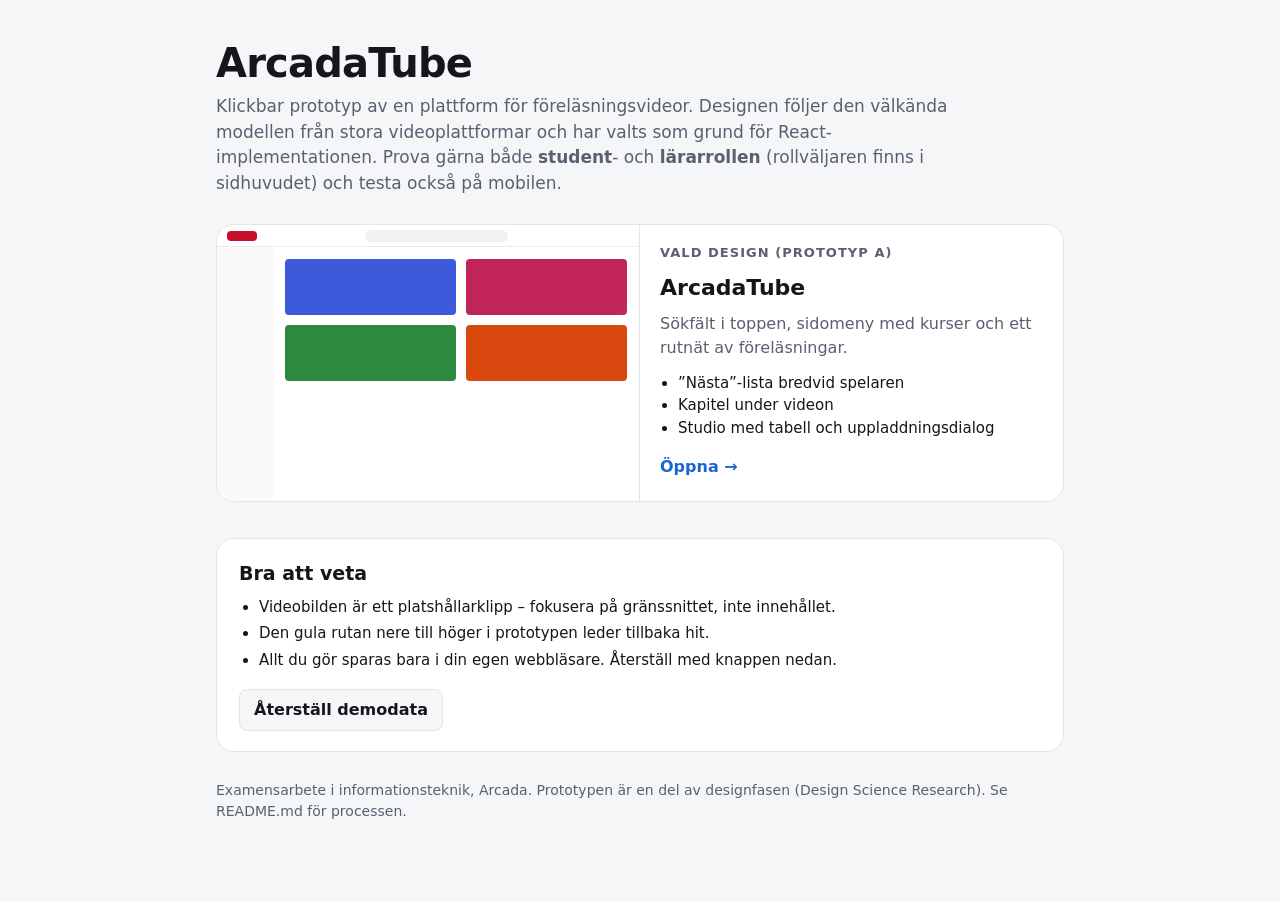
<file: ExamensArbete/index.html>
<!doctype html>
<html lang="sv">
<head>
  <meta charset="utf-8">
  <meta name="viewport" content="width=device-width, initial-scale=1">
  <title>ArcadaTube – Prototyp</title>
  <link rel="stylesheet" href="prototyper/shared/base.css">
  <style>
    :root {
      --bg: #f5f6f8; --surface: #fff; --text: #14161b; --muted: #5a6070; --line: #e2e5ea; --focus: #1c64d6;
      font-family: system-ui, -apple-system, "Segoe UI", Roboto, sans-serif; color: var(--text);
    }
    body { background: var(--bg); line-height: 1.5; }
    .wrap { max-width: 880px; margin: 0 auto; padding: 40px 16px 80px; }
    h1 { font-size: clamp(28px, 4vw, 40px); letter-spacing: -.02em; margin: 0 0 8px; line-height: 1.15; }
    .lead { color: var(--muted); max-width: 70ch; margin: 0 0 28px; font-size: 17px; }
    .proto { position: relative; background: var(--surface); border: 1px solid var(--line); border-radius: 18px; overflow: hidden; display: grid; transition: box-shadow .15s, transform .15s; }
    .proto:hover { box-shadow: 0 12px 30px rgba(0,0,0,.08); transform: translateY(-2px); }
    .proto:focus-within { outline: 3px solid var(--focus); outline-offset: 2px; }
    @media (min-width: 720px) { .proto { grid-template-columns: 1fr 1fr; } }
    .shot { min-height: 170px; position: relative; overflow: hidden; background: #fff; border-bottom: 1px solid var(--line); }
    @media (min-width: 720px) { .shot { border-bottom: 0; border-right: 1px solid var(--line); } }
    .shot i { position: absolute; display: block; border-radius: 4px; }
    .body { padding: 18px 20px 22px; display: grid; gap: 8px; align-content: start; }
    .letter { font-size: 13px; font-weight: 800; letter-spacing: .08em; text-transform: uppercase; color: var(--muted); }
    h2 { margin: 0; font-size: 22px; }
    h2 a { color: inherit; text-decoration: none; }
    h2 a::after { content: ""; position: absolute; inset: 0; }
    h2 a:focus-visible { outline: none; }
    .body p { margin: 0; color: var(--muted); }
    ul { margin: 4px 0 0; padding-left: 18px; color: var(--text); font-size: 15px; }
    .go { margin-top: 8px; font-weight: 700; color: var(--focus); }
    .info { margin-top: 36px; background: var(--surface); border: 1px solid var(--line); border-radius: 18px; padding: 20px 22px; }
    .info h2 { font-size: 19px; margin-bottom: 8px; }
    .info ul { padding-left: 20px; }
    .info li { margin: 4px 0; }
    .reset { margin-top: 14px; border: 1px solid var(--line); background: var(--bg); border-radius: 8px; padding: 8px 14px; font-weight: 600; }
    footer { margin-top: 28px; color: var(--muted); font-size: 14px; }
  </style>
</head>
<body>
  <main class="wrap">
    <h1>ArcadaTube</h1>
    <p class="lead">Klickbar prototyp av en plattform för föreläsningsvideor. Designen följer den välkända modellen från stora
      videoplattformar och har valts som grund för React-implementationen. Prova gärna både <b>student</b>- och
      <b>lärarrollen</b> (rollväljaren finns i sidhuvudet) och testa också på mobilen.</p>

    <article class="proto">
      <div class="shot" aria-hidden="true">
        <i style="left:0;right:0;top:0;height:22px;background:#fff;border-bottom:1px solid #eee;border-radius:0"></i>
        <i style="left:10px;top:6px;width:30px;height:10px;background:#c8102e"></i>
        <i style="left:35%;top:5px;width:34%;height:12px;background:#f0f1f3;border-radius:99px"></i>
        <i style="left:0;top:22px;width:56px;bottom:0;background:#fafafa;border-radius:0"></i>
        <i style="left:68px;top:34px;width:calc(50% - 40px);height:56px;background:#3b5bdb"></i>
        <i style="left:calc(50% + 38px);top:34px;width:calc(50% - 50px);height:56px;background:#c2255c"></i>
        <i style="left:68px;top:100px;width:calc(50% - 40px);height:56px;background:#2b8a3e"></i>
        <i style="left:calc(50% + 38px);top:100px;width:calc(50% - 50px);height:56px;background:#d9480f"></i>
      </div>
      <div class="body">
        <span class="letter">Vald design (prototyp A)</span>
        <h2><a href="prototyper/a-klassisk/index.html">ArcadaTube</a></h2>
        <p>Sökfält i toppen, sidomeny med kurser och ett rutnät av föreläsningar.</p>
        <ul><li>”Nästa”-lista bredvid spelaren</li><li>Kapitel under videon</li><li>Studio med tabell och uppladdningsdialog</li></ul>
        <span class="go" aria-hidden="true">Öppna →</span>
      </div>
    </article>

    <section class="info" aria-labelledby="how-h">
      <h2 id="how-h">Bra att veta</h2>
      <ul>
        <li>Videobilden är ett platshållarklipp – fokusera på gränssnittet, inte innehållet.</li>
        <li>Den gula rutan nere till höger i prototypen leder tillbaka hit.</li>
        <li>Allt du gör sparas bara i din egen webbläsare. Återställ med knappen nedan.</li>
      </ul>
      <button type="button" class="reset" id="reset">Återställ demodata</button>
    </section>

    <footer>Examensarbete i informationsteknik, Arcada. Prototypen är en del av designfasen (Design Science Research). Se README.md för processen.</footer>
  </main>

  <script src="prototyper/shared/mock-data.js"></script>
  <script src="prototyper/shared/common.js"></script>
  <script>
    document.getElementById('reset').addEventListener('click', function () {
      AT.resetData();
      ['role', 'history', 'cc', 'speed', 'autoplay'].forEach(AT.store.remove);
      AT.toast('Demodata återställd');
    });
  </script>
</body>
</html>
</file>
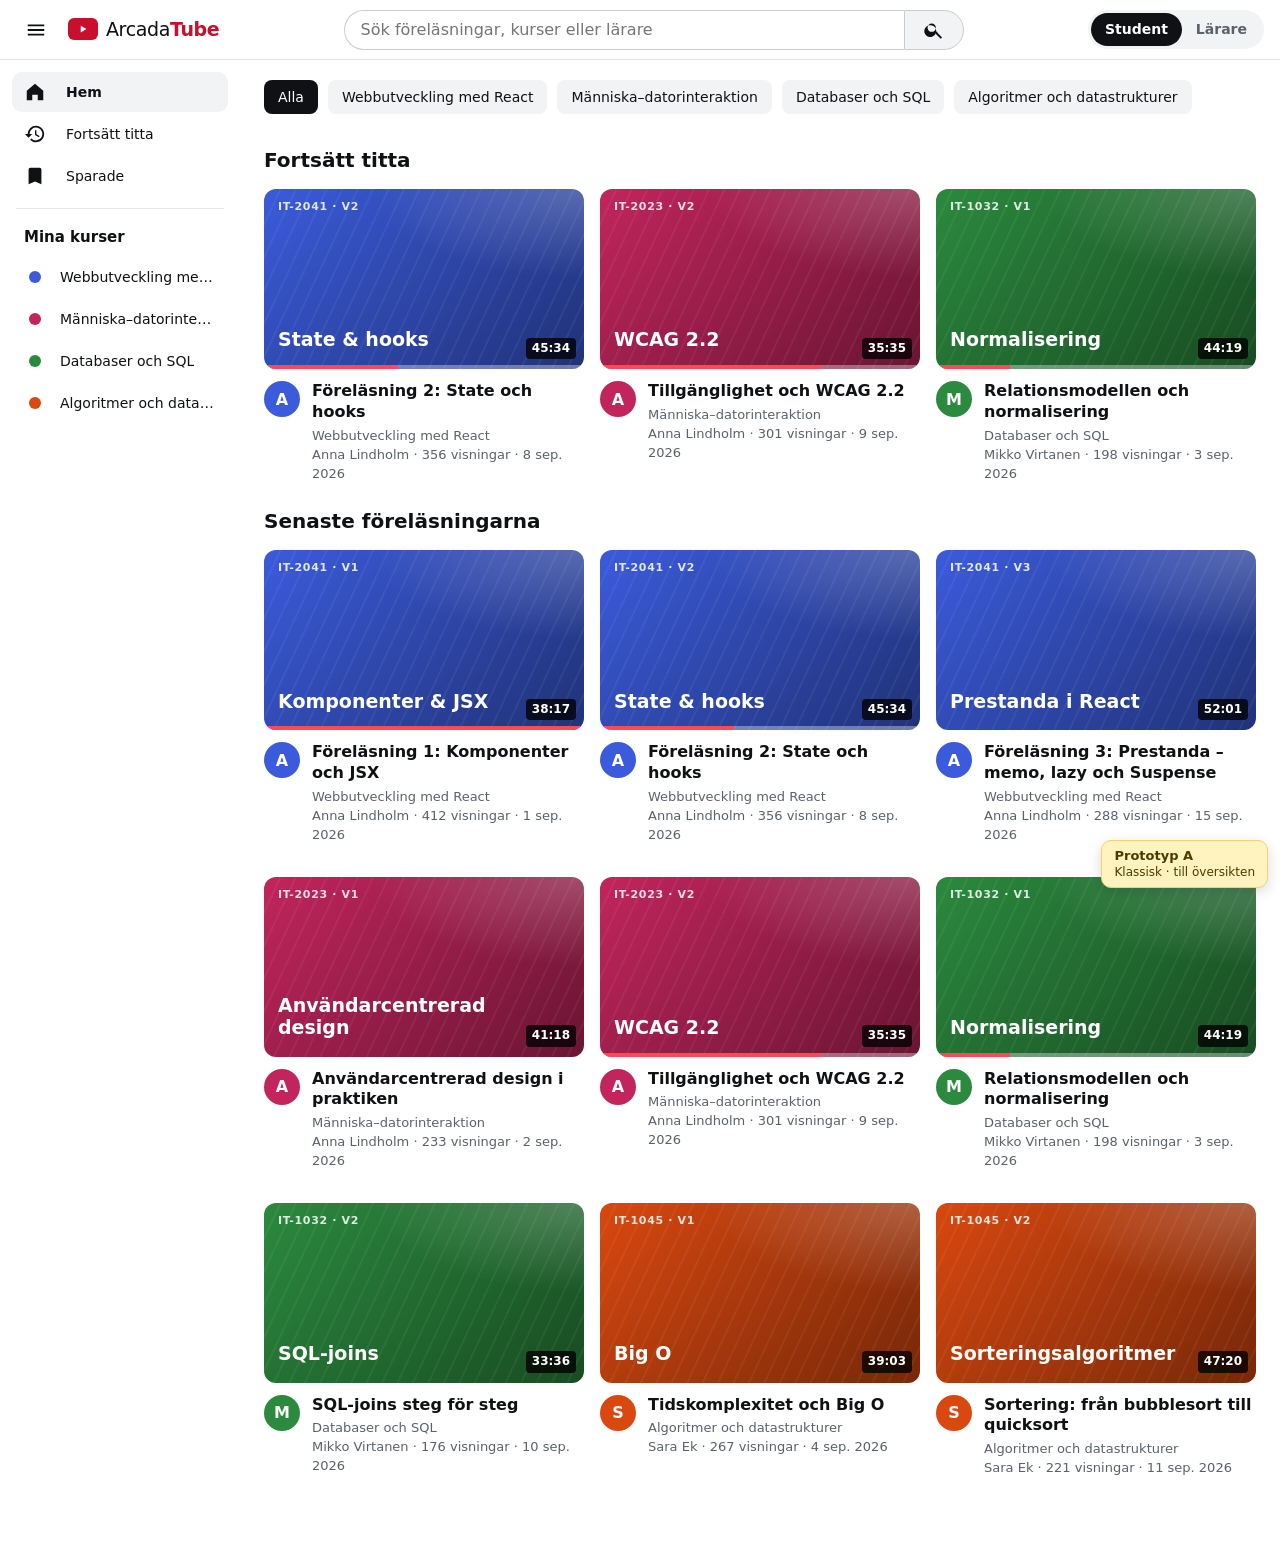
<file: ExamensArbete/prototyper/a-klassisk/index.html>
<!doctype html>
<html lang="sv">
<head>
  <meta charset="utf-8">
  <meta name="viewport" content="width=device-width, initial-scale=1">
  <title>ArcadaTube – Prototyp A: Klassisk</title>
  <link rel="stylesheet" href="../shared/base.css">
  <link rel="stylesheet" href="../shared/player.css">
  <link rel="stylesheet" href="style.css">
</head>
<body>
  <a class="skip-link" href="#main">Hoppa till innehållet</a>

  <header class="topbar">
    <button type="button" class="icon-btn menu-btn" aria-label="Visa meny" aria-expanded="false" aria-controls="sidebar">
      <svg viewBox="0 0 24 24" aria-hidden="true"><path d="M3 6h18v2H3zm0 5h18v2H3zm0 5h18v2H3z"/></svg>
    </button>
    <a class="logo" href="#/" aria-label="ArcadaTube – startsida">
      <span class="logo-mark" aria-hidden="true"><svg viewBox="0 0 24 24"><path d="M9 7.5v9l7.5-4.5z"/></svg></span>
      <span>Arcada<b>Tube</b></span>
    </a>
    <form class="search" role="search">
      <label class="sr-only" for="q">Sök föreläsningar</label>
      <input id="q" name="q" type="search" placeholder="Sök föreläsningar, kurser eller lärare" autocomplete="off">
      <button type="submit" aria-label="Sök">
        <svg viewBox="0 0 24 24" aria-hidden="true"><path d="M15.5 14h-.8l-.3-.3A6.5 6.5 0 1 0 14 15.5l.3.3v.8l5 5 1.5-1.5-5-5zm-6 0a4.5 4.5 0 1 1 0-9 4.5 4.5 0 0 1 0 9z"/></svg>
      </button>
    </form>
    <div class="role-switch" role="group" aria-label="Välj roll">
      <button type="button" data-role="student">Student</button>
      <button type="button" data-role="teacher">Lärare</button>
    </div>
  </header>

  <div class="layout">
    <nav id="sidebar" class="sidebar" aria-label="Huvudmeny"></nav>
    <div class="scrim" hidden></div>
    <main id="main" tabindex="-1"></main>
  </div>

  <dialog id="video-dialog" class="dialog" aria-labelledby="dialog-title"></dialog>

  <script src="../shared/mock-data.js"></script>
  <script src="../shared/common.js"></script>
  <script src="../shared/player.js"></script>
  <script src="app.js"></script>
</body>
</html>
</file>
<file: ExamensArbete/prototyper/shared/base.css>
/* Gemensamma grundstilar: tillgänglighet, miniatyrer, notiser och prototypmärke. */

*, *::before, *::after { box-sizing: border-box; }
html { -webkit-text-size-adjust: 100%; }
body { margin: 0; }
img, svg, video { display: block; max-width: 100%; }
button, input, select, textarea { font: inherit; color: inherit; }
button { cursor: pointer; }
[hidden] { display: none !important; }

.sr-only {
  position: absolute !important; width: 1px; height: 1px; padding: 0; margin: -1px;
  overflow: hidden; clip: rect(0 0 0 0); white-space: nowrap; border: 0;
}

/* WCAG 2.4.1 – hoppa förbi navigeringen */
.skip-link {
  position: absolute; left: 12px; top: -60px; z-index: 1000;
  padding: 10px 16px; border-radius: 8px; background: #111; color: #fff; text-decoration: none; font-weight: 600;
}
.skip-link:focus { top: 12px; }

/* WCAG 2.4.7 / 2.4.11 – tydligt synligt fokus */
:focus-visible { outline: 3px solid var(--focus, #1c7ed6); outline-offset: 2px; }
/* Rubriker som får fokus programmatiskt vid sidbyte (för skärmläsare) behöver ingen ram */
h1[tabindex="-1"]:focus { outline: none; }

@media (prefers-reduced-motion: reduce) {
  *, *::before, *::after { animation-duration: 0.01ms !important; transition-duration: 0.01ms !important; scroll-behavior: auto !important; }
}

/* ---------- Genererade miniatyrer (inga bildfiler behövs) ---------- */
.at-thumb {
  position: relative; aspect-ratio: 16 / 9; overflow: hidden; border-radius: var(--thumb-radius, 12px);
  background:
    radial-gradient(120% 90% at 100% 0%, rgba(255,255,255,.22), transparent 55%),
    linear-gradient(135deg, var(--c), color-mix(in srgb, var(--c) 55%, #000));
  color: #fff; display: flex; flex-direction: column; justify-content: flex-end; padding: 12px 14px;
}
.at-thumb::after {
  content: ""; position: absolute; inset: 0; pointer-events: none;
  background-image: repeating-linear-gradient(115deg, rgba(255,255,255,.05) 0 2px, transparent 2px 14px);
}
.at-thumb-code { font-size: 11px; font-weight: 600; letter-spacing: .06em; text-transform: uppercase; opacity: .85; position: absolute; top: 10px; left: 14px; }
.at-thumb-title { font-size: clamp(14px, 2.2vw, 19px); font-weight: 700; line-height: 1.15; max-width: 85%; text-wrap: balance; position: relative; z-index: 1; margin-bottom: 6px; }
.at-thumb-dur {
  position: absolute; right: 8px; bottom: 10px; z-index: 1;
  background: rgba(0,0,0,.78); color: #fff; font-size: 12px; font-weight: 600; padding: 2px 6px; border-radius: 4px; font-variant-numeric: tabular-nums;
}
.at-thumb-draft {
  position: absolute; right: 8px; top: 8px; z-index: 1;
  background: #ffd43b; color: #1a1a1a; font-size: 11px; font-weight: 700; padding: 2px 7px; border-radius: 4px; text-transform: uppercase; letter-spacing: .04em;
}
.at-thumb-prog { position: absolute; left: 0; right: 0; bottom: 0; height: 4px; background: rgba(255,255,255,.35); z-index: 1; }
.at-thumb-prog i { display: block; height: 100%; background: var(--thumb-progress, #ff4757); }

/* ---------- Notiser ---------- */
.at-toasts {
  position: fixed; left: 50%; bottom: calc(24px + var(--toast-offset, 0px)); transform: translateX(-50%);
  display: grid; gap: 8px; z-index: 2000; pointer-events: none; width: max-content; max-width: calc(100vw - 32px);
}
.at-toast {
  background: #1f2328; color: #fff; padding: 10px 16px; border-radius: 10px; font-size: 14px;
  box-shadow: 0 8px 24px rgba(0,0,0,.25); animation: at-toast-in .2s ease-out;
}
@keyframes at-toast-in { from { opacity: 0; transform: translateY(8px); } }

/* ---------- Prototypmärke (för testpersoner) ---------- */
.at-proto-badge {
  position: fixed; right: 12px; bottom: calc(12px + var(--badge-offset, 0px)); z-index: 1500;
  display: flex; flex-direction: column; gap: 1px; padding: 7px 12px; border-radius: 10px;
  background: #fff3bf; color: #4a3b00; border: 1px solid #f0d36b; text-decoration: none; font-size: 12px; line-height: 1.25;
  box-shadow: 0 4px 14px rgba(0,0,0,.15);
}
.at-proto-badge b { font-size: 13px; }
.at-proto-badge:hover { background: #ffec99; }
@media (max-width: 640px) {
  .at-proto-badge { padding: 5px 10px; }
  .at-proto-badge span { display: none; }
}
</file>
<file: ExamensArbete/prototyper/shared/player.css>
/* Grundutseende för spelaren. Prototypens style.css ändrar --ap-* variablerna. */
.ap {
  --ap-accent: #ff4757;
  --ap-fg: #fff;
  --ap-radius: 12px;
  --ap-btn: 40px;
  --ap-caption-bg: rgba(0,0,0,.78);
  position: relative; background: #000; color: var(--ap-fg);
  border-radius: var(--ap-radius); overflow: hidden; aspect-ratio: 16 / 9; width: 100%;
  user-select: none; -webkit-user-select: none; isolation: isolate;
}
.ap.ap-fullscreen { border-radius: 0; aspect-ratio: auto; height: 100%; }
.ap-video { width: 100%; height: 100%; object-fit: contain; background: #000; }
.ap-surface { position: absolute; inset: 0; z-index: 1; cursor: pointer; }

.ap-big-play {
  position: absolute; z-index: 2; left: 50%; top: 50%; transform: translate(-50%, -50%);
  width: 76px; height: 76px; border-radius: 50%; border: 0; display: grid; place-items: center;
  background: color-mix(in srgb, var(--ap-accent) 92%, transparent); color: #fff;
  box-shadow: 0 6px 30px rgba(0,0,0,.4); transition: transform .15s;
}
.ap-big-play svg { width: 38px; height: 38px; fill: currentColor; margin-left: 4px; }
.ap-big-play:hover { transform: translate(-50%, -50%) scale(1.06); }
.ap[data-state="playing"] .ap-big-play { display: none; }

.ap-ripple {
  position: absolute; z-index: 2; top: 50%; transform: translateY(-50%); padding: 14px 18px; border-radius: 999px;
  background: rgba(0,0,0,.55); font-weight: 700; opacity: 0; pointer-events: none;
}
.ap-ripple-left { left: 12%; } .ap-ripple-right { right: 12%; }
.ap-ripple.ap-show { animation: ap-ripple .6s ease-out; }
@keyframes ap-ripple { 0% { opacity: 1; } 100% { opacity: 0; } }

.ap-caption {
  position: absolute; z-index: 2; left: 50%; bottom: 76px; transform: translateX(-50%);
  max-width: 86%; text-align: center; padding: 6px 12px; border-radius: 6px;
  background: var(--ap-caption-bg); color: #fff; font-size: clamp(14px, 2.4vw, 22px); line-height: 1.35;
  transition: bottom .2s;
}
.ap.ap-idle .ap-caption { bottom: 20px; }

.ap-error {
  position: absolute; z-index: 3; inset: auto 16px 80px 16px; padding: 12px 14px; border-radius: 10px;
  background: rgba(20,20,20,.9); display: grid; gap: 4px; font-size: 14px;
}

/* Kontrollrad */
.ap-controls {
  position: absolute; z-index: 3; left: 0; right: 0; bottom: 0; padding: 28px 12px 8px;
  background: linear-gradient(transparent, rgba(0,0,0,.75));
  transition: opacity .25s;
}
.ap.ap-idle .ap-controls { opacity: 0; }
.ap.ap-idle { cursor: none; }
.ap.ap-idle:focus-within .ap-controls { opacity: 1; }

.ap-row { display: flex; align-items: center; justify-content: space-between; gap: 8px; }
.ap-group { display: flex; align-items: center; gap: 2px; min-width: 0; }
.ap-btn {
  width: var(--ap-btn); height: var(--ap-btn); border: 0; border-radius: 8px; background: transparent; color: var(--ap-fg);
  display: grid; place-items: center; padding: 0; flex: none;
}
.ap-btn svg { width: 24px; height: 24px; fill: currentColor; }
.ap-btn:hover { background: rgba(255,255,255,.14); }
.ap-cc[aria-pressed="true"] { color: var(--ap-accent); }
.ap-cc[aria-pressed="true"] svg { filter: drop-shadow(0 0 0 currentColor); }
.ap-speed { width: auto; min-width: var(--ap-btn); padding: 0 8px; font-weight: 700; font-size: 14px; font-variant-numeric: tabular-nums; }
.ap-time { font-size: 13px; font-variant-numeric: tabular-nums; padding: 0 8px; white-space: nowrap; opacity: .95; }
.ap-chapter-label {
  flex: 1; min-width: 0; border: 0; background: transparent; color: var(--ap-fg); font-size: 13px; text-align: left;
  white-space: nowrap; overflow: hidden; text-overflow: ellipsis; padding: 6px 8px; border-radius: 6px; opacity: .9;
}
.ap-chapter-label:hover { background: rgba(255,255,255,.12); }
.ap-chapter-label:empty { visibility: hidden; }

.ap-volume-wrap { display: flex; align-items: center; }
.ap-volume { width: 0; opacity: 0; transition: width .2s, opacity .2s; accent-color: var(--ap-accent); }
.ap-volume-wrap:hover .ap-volume, .ap-volume:focus-visible { width: 76px; opacity: 1; }

.ap-speed-wrap { position: relative; }
.ap-menu {
  position: absolute; right: 0; bottom: calc(100% + 8px); min-width: 130px; padding: 6px;
  background: rgba(22,22,22,.96); border-radius: 10px; display: grid; box-shadow: 0 8px 24px rgba(0,0,0,.4);
}
.ap-menu button { border: 0; background: transparent; color: #fff; text-align: left; padding: 8px 12px; border-radius: 6px; font-size: 14px; }
.ap-menu button:hover, .ap-menu button:focus-visible { background: rgba(255,255,255,.14); }
.ap-menu button[aria-checked="true"] { color: var(--ap-accent); font-weight: 700; }
.ap-menu button[aria-checked="true"]::before { content: "✓ "; }

/* Tidslinje */
.ap-progress { position: relative; height: 20px; display: flex; align-items: center; cursor: pointer; touch-action: none; margin: 0 4px; }
.ap-track { position: relative; width: 100%; height: 4px; background: rgba(255,255,255,.3); border-radius: 2px; overflow: hidden; transition: height .15s; }
.ap-progress:hover .ap-track, .ap-progress:focus-visible .ap-track { height: 7px; }
.ap-buffer, .ap-played { position: absolute; left: 0; top: 0; bottom: 0; width: 0; }
.ap-buffer { background: rgba(255,255,255,.35); }
.ap-played { background: var(--ap-accent); }
.ap-markers { position: absolute; inset: 0; pointer-events: none; }
.ap-marker { position: absolute; top: 50%; width: 3px; height: 9px; transform: translate(-50%, -50%); background: rgba(0,0,0,.75); }
.ap-handle {
  position: absolute; top: 50%; width: 14px; height: 14px; border-radius: 50%; background: var(--ap-accent);
  transform: translate(-50%, -50%) scale(0); transition: transform .15s; pointer-events: none;
}
.ap-progress:hover .ap-handle, .ap-progress:focus-visible .ap-handle { transform: translate(-50%, -50%) scale(1); }
.ap-tip {
  position: absolute; bottom: 22px; transform: translateX(-50%); display: grid; text-align: center; gap: 2px;
  background: rgba(20,20,20,.95); padding: 6px 10px; border-radius: 8px; font-size: 12px; white-space: nowrap; pointer-events: none;
}
.ap-tip-time { font-weight: 700; font-variant-numeric: tabular-nums; }
.ap-tip-chapter { opacity: .85; max-width: 220px; overflow: hidden; text-overflow: ellipsis; }

@media (max-width: 560px) {
  .ap { --ap-btn: 40px; }
  .ap-volume-wrap { display: none; } /* telefoner har volymknappar */
  .ap-btn { width: 36px; }
  .ap-time { font-size: 12px; padding: 0 4px; }
  .ap-caption { bottom: 64px; }
}
</file>
<file: ExamensArbete/prototyper/a-klassisk/style.css>
/* Prototyp A – Klassisk: ljust tema, välbekant videoplattformslayout */
:root {
  --bg: #ffffff;
  --bg-soft: #f2f3f5;
  --bg-hover: #e8e9ec;
  --text: #0f1115;
  --muted: #5b616b;
  --line: #e2e4e8;
  --accent: #c8102e;
  --accent-ink: #ffffff;
  --focus: #1c64d6;
  --top-h: 60px;
  --side-w: 240px;
  font-family: system-ui, -apple-system, "Segoe UI", Roboto, sans-serif;
  color: var(--text);
}
body { background: var(--bg); line-height: 1.45; }
a { color: inherit; }
h1, h2, h3 { margin: 0; }

/* Toppfält */
.topbar {
  position: sticky; top: 0; z-index: 100; height: var(--top-h);
  display: flex; align-items: center; gap: 12px; padding: 0 16px; background: var(--bg);
  border-bottom: 1px solid var(--line);
}
.icon-btn {
  width: 40px; height: 40px; border: 0; border-radius: 50%; background: transparent; display: grid; place-items: center; flex: none;
}
.icon-btn svg { width: 22px; height: 22px; fill: currentColor; }
.icon-btn:hover { background: var(--bg-hover); }
.icon-btn.danger:hover { color: var(--accent); }
.logo { display: flex; align-items: center; gap: 8px; text-decoration: none; font-size: 19px; letter-spacing: -.02em; flex: none; }
.logo b { color: var(--accent); }
.logo-mark { width: 30px; height: 22px; border-radius: 6px; background: var(--accent); display: grid; place-items: center; }
.logo-mark svg { width: 18px; height: 18px; fill: #fff; }

.search { flex: 1; min-width: 0; max-width: 620px; margin: 0 auto; display: flex; }
.search input {
  flex: 1; min-width: 0; height: 40px; padding: 0 16px; border: 1px solid #c9ccd2; border-right: 0;
  border-radius: 999px 0 0 999px; background: #fff;
}
.search input:focus { outline: none; border-color: var(--focus); box-shadow: inset 0 0 0 1px var(--focus); }
.search button { width: 60px; height: 40px; border: 1px solid #c9ccd2; border-radius: 0 999px 999px 0; background: var(--bg-soft); display: grid; place-items: center; }
.search button svg { width: 22px; height: 22px; fill: currentColor; }

.role-switch { display: flex; padding: 3px; background: var(--bg-soft); border-radius: 999px; flex: none; }
.role-switch button { border: 0; background: transparent; padding: 6px 14px; border-radius: 999px; font-size: 14px; font-weight: 600; color: var(--muted); min-height: 32px; }
.role-switch button[aria-pressed="true"] { background: var(--text); color: #fff; }

/* Layout */
.layout { display: flex; }
.sidebar {
  position: sticky; top: var(--top-h); height: calc(100vh - var(--top-h)); width: var(--side-w); flex: none;
  overflow-y: auto; padding: 12px; display: flex; flex-direction: column; gap: 2px;
}
.sidebar hr { border: 0; border-top: 1px solid var(--line); margin: 10px 4px; width: calc(100% - 8px); }
.nav-heading { font-size: 15px; padding: 6px 12px; }
.nav-item {
  display: flex; align-items: center; gap: 20px; padding: 0 12px; min-height: 40px; border-radius: 10px;
  text-decoration: none; font-size: 14px;
}
.nav-item svg { width: 22px; height: 22px; fill: currentColor; flex: none; }
.nav-item span:last-child { overflow: hidden; text-overflow: ellipsis; white-space: nowrap; }
.nav-item:hover { background: var(--bg-hover); }
.nav-item[aria-current="page"] { background: var(--bg-soft); font-weight: 700; }
.nav-course { gap: 14px; }
.dot { width: 12px; height: 12px; border-radius: 50%; flex: none; margin: 0 5px; }
body.menu-collapsed .sidebar { display: none; }

main { flex: 1; min-width: 0; padding: 16px 24px 80px; }
main:focus { outline: none; }

.page-title { font-size: 24px; margin: 8px 0 6px; }
.lead { color: var(--muted); margin: 0 0 16px; }
.section-title { font-size: 20px; margin: 24px 0 14px; }
.empty, .notice { color: var(--muted); }
.notice { max-width: 560px; padding: 40px 0; }

/* Filterchips */
.chips { display: flex; gap: 10px; overflow-x: auto; padding: 4px 0 8px; scrollbar-width: none; }
.chip {
  flex: none; padding: 7px 14px; border-radius: 8px; background: var(--bg-soft); text-decoration: none; font-size: 14px; font-weight: 500; white-space: nowrap;
}
.chip:hover { background: var(--bg-hover); }
.chip[aria-current="true"] { background: var(--text); color: #fff; }

/* Kort */
.grid { display: grid; grid-template-columns: repeat(auto-fill, minmax(280px, 1fr)); gap: 32px 16px; }
.card-link { text-decoration: none; display: block; }
.card-body { display: flex; gap: 12px; padding-top: 12px; }
.avatar { width: 36px; height: 36px; border-radius: 50%; color: #fff; display: grid; place-items: center; font-weight: 700; flex: none; }
.card-title { font-size: 16px; line-height: 1.3; display: -webkit-box; -webkit-line-clamp: 2; -webkit-box-orient: vertical; overflow: hidden; }
.card-meta { color: var(--muted); font-size: 13px; margin: 4px 0 0; }
.card-desc { color: var(--muted); font-size: 13px; margin: 8px 0 0; display: -webkit-box; -webkit-line-clamp: 2; -webkit-box-orient: vertical; overflow: hidden; }
.card-link:hover .card-title, .row-card:hover .card-title { text-decoration: underline; }

.list { display: grid; gap: 16px; max-width: 980px; }
.row-card { display: grid; grid-template-columns: minmax(160px, 360px) 1fr; gap: 16px; text-decoration: none; align-items: start; }

/* Visningssida */
body.is-watch .sidebar { display: none; }
body.is-watch.menu-open .sidebar { display: flex; }
.watch { display: grid; grid-template-columns: minmax(0, 1fr) 400px; gap: 24px; max-width: 1720px; margin: 0 auto; }
.demo-note { margin: 0 0 8px; font-size: 12px; color: var(--muted); }
.watch-title { font-size: 21px; margin: 14px 0 10px; line-height: 1.3; }
.watch-bar { display: flex; align-items: center; justify-content: space-between; flex-wrap: wrap; gap: 12px; }
.channel { display: flex; align-items: center; gap: 12px; }
.channel-name { font-weight: 700; text-decoration: none; display: block; }
.channel-name:hover { text-decoration: underline; }
.actions { display: flex; gap: 8px; flex-wrap: wrap; }
.pill {
  display: inline-flex; align-items: center; gap: 6px; height: 38px; padding: 0 16px; border: 0; border-radius: 999px;
  background: var(--bg-soft); font-weight: 600; font-size: 14px;
}
.pill svg { width: 20px; height: 20px; fill: currentColor; }
.pill:hover { background: var(--bg-hover); }
.pill[aria-pressed="true"] { background: var(--text); color: #fff; }
.desc-box { background: var(--bg-soft); border-radius: 12px; padding: 12px 16px; margin-top: 14px; }
.desc-box > p { margin: 6px 0 0; }
.badge-draft { background: #ffd43b; color: #000; padding: 1px 6px; border-radius: 4px; }
.sub-title { font-size: 16px; margin: 16px 0 8px; }
.chapters { list-style: none; margin: 0; padding: 0; display: grid; gap: 2px; }
.chapters button {
  width: 100%; display: flex; gap: 14px; text-align: left; border: 0; background: transparent; padding: 8px 10px; border-radius: 8px; font-size: 14px;
}
.chapters button:hover { background: var(--bg-hover); }
.chapters button[aria-current] { background: #fff; font-weight: 700; box-shadow: inset 3px 0 0 var(--accent); }
.ch-time { color: #1a56c4; font-variant-numeric: tabular-nums; min-width: 44px; font-weight: 600; }
.shortcuts { margin-top: 14px; font-size: 14px; }
.shortcuts summary { cursor: pointer; font-weight: 600; padding: 4px 0; }
.shortcuts dl { display: grid; grid-template-columns: repeat(auto-fill, minmax(220px, 1fr)); gap: 6px 16px; margin: 8px 0 0; }
.shortcuts dl div { display: flex; gap: 8px; }
.shortcuts dt { min-width: 110px; } .shortcuts dd { margin: 0; color: var(--muted); }
kbd { background: #fff; border: 1px solid var(--line); border-bottom-width: 2px; border-radius: 4px; padding: 0 5px; font-size: 12px; font-family: inherit; }

.watch-side .section-title { margin-top: 0; }
.autoplay { display: flex; gap: 8px; align-items: center; font-size: 14px; color: var(--muted); margin: -6px 0 12px; }
.side-list { display: grid; gap: 10px; }
.side-list .row-card { grid-template-columns: 168px 1fr; gap: 10px; }
.side-list .at-thumb { --thumb-radius: 8px; padding: 8px; }
.side-list .at-thumb-title { font-size: 12px; }
.side-list .at-thumb-code { font-size: 9px; top: 6px; left: 8px; }
.side-list .card-title { font-size: 14px; }
.side-list .card-meta { font-size: 12px; }

.ap { --ap-accent: var(--accent); }

/* Studio */
.studio-head { display: flex; align-items: center; justify-content: space-between; gap: 12px; flex-wrap: wrap; }
.btn-primary, .btn-ghost {
  display: inline-flex; align-items: center; gap: 8px; min-height: 40px; padding: 0 18px; border-radius: 999px; font-weight: 600; font-size: 14px;
}
.btn-primary { border: 0; background: var(--accent); color: var(--accent-ink); }
.btn-primary:hover { background: #a50d26; }
.btn-primary svg { width: 20px; height: 20px; fill: currentColor; }
.btn-ghost { border: 1px solid var(--line); background: transparent; }
.btn-ghost:hover { background: var(--bg-soft); }
.stats { display: grid; grid-template-columns: repeat(auto-fit, minmax(180px, 1fr)); gap: 12px; margin: 16px 0 24px; }
.stat { border: 1px solid var(--line); border-radius: 12px; padding: 14px 16px; display: grid; gap: 2px; }
.stat span { color: var(--muted); font-size: 13px; } .stat b { font-size: 28px; } .stat small { color: var(--muted); }
.table-wrap { overflow-x: auto; border: 1px solid var(--line); border-radius: 12px; }
.table { width: 100%; border-collapse: collapse; font-size: 14px; min-width: 760px; }
.table th { text-align: left; font-size: 12px; text-transform: uppercase; letter-spacing: .04em; color: var(--muted); padding: 10px 14px; border-bottom: 1px solid var(--line); background: var(--bg-soft); }
.table td { padding: 10px 14px; border-bottom: 1px solid var(--line); vertical-align: middle; }
.table tr:last-child td { border-bottom: 0; }
.table .num { text-align: right; font-variant-numeric: tabular-nums; }
.t-video { display: flex; gap: 12px; align-items: center; }
.at-thumb.mini { width: 120px; flex: none; padding: 6px; --thumb-radius: 6px; }
.at-thumb.mini .at-thumb-title, .at-thumb.mini .at-thumb-code { display: none; }
.at-thumb.mini .at-thumb-dur { font-size: 10px; bottom: 4px; right: 4px; }
.at-thumb.mini .at-thumb-draft { font-size: 9px; top: 4px; right: 4px; }
.t-title { font-weight: 600; text-decoration: none; display: block; }
.t-title:hover { text-decoration: underline; }
.t-actions { white-space: nowrap; text-align: right; }
.t-actions .icon-btn { display: inline-grid; }
.status { font-size: 12px; font-weight: 700; padding: 3px 9px; border-radius: 999px; }
.status.is-pub { background: #d3f9d8; color: #1e5f2a; }
.status.is-draft { background: #fff3bf; color: #6b5300; }
.reset { margin-top: 24px; }
.link-btn { border: 0; background: none; color: var(--muted); text-decoration: underline; padding: 4px 0; }

/* Dialog */
.dialog { width: min(640px, calc(100vw - 32px)); max-height: calc(100vh - 32px); padding: 0; border: 0; border-radius: 16px; box-shadow: 0 20px 60px rgba(0,0,0,.3); }
.dialog::backdrop { background: rgba(0,0,0,.5); }
.dialog-form { display: flex; flex-direction: column; max-height: calc(100vh - 32px); }
.dialog-head, .dialog-foot { display: flex; align-items: center; justify-content: space-between; padding: 14px 20px; gap: 12px; }
.dialog-head { border-bottom: 1px solid var(--line); } .dialog-head h2 { font-size: 19px; }
.dialog-foot { border-top: 1px solid var(--line); justify-content: flex-end; }
.dialog-body { padding: 16px 20px; overflow-y: auto; display: grid; gap: 14px; }
.drop {
  display: grid; justify-items: center; gap: 4px; text-align: center; padding: 22px; border: 2px dashed #c9ccd2; border-radius: 12px; cursor: pointer; color: var(--muted);
}
.drop svg { width: 36px; height: 36px; fill: var(--accent); }
.drop b { color: var(--text); }
.drop.over, .drop:hover { border-color: var(--accent); background: #fff5f6; }
.drop:focus-within { outline: 3px solid var(--focus); outline-offset: 2px; }
.file-name { color: var(--text); font-weight: 600; }
.field { display: grid; gap: 6px; border: 0; padding: 0; margin: 0; min-width: 0; }
.field label, .field legend { font-weight: 600; font-size: 14px; padding: 0; }
.field input:not([type="radio"]), .field select, .field textarea {
  width: 100%; padding: 9px 12px; border: 1px solid #c9ccd2; border-radius: 8px; background: #fff;
}
.field textarea { resize: vertical; }
.field [aria-invalid="true"] { border-color: var(--accent); }
.field-row { display: grid; grid-template-columns: 1fr 110px; gap: 12px; }
.field-help { font-size: 13px; color: var(--muted); }
.field-err { font-size: 13px; color: var(--accent); font-weight: 600; }
.radio { display: flex; gap: 8px; align-items: center; font-weight: 400 !important; min-height: 28px; }

/* Responsivt */
@media (max-width: 1279px) {
  .watch { grid-template-columns: 1fr; }
  .side-list { grid-template-columns: repeat(auto-fill, minmax(300px, 1fr)); }
}
@media (max-width: 1023px) {
  .sidebar {
    position: fixed; left: 0; top: 0; height: 100vh; z-index: 300; background: var(--bg);
    transform: translateX(-100%); transition: transform .2s; box-shadow: 4px 0 24px rgba(0,0,0,.15); display: flex !important;
  }
  body.menu-open .sidebar { transform: none; }
  .scrim { position: fixed; inset: 0; background: rgba(0,0,0,.4); z-index: 250; }
}
@media (max-width: 640px) {
  .topbar { gap: 6px; padding: 0 8px; }
  .logo span:last-child { display: none; }
  .search button { width: 44px; }
  .role-switch button { padding: 6px 9px; font-size: 13px; }
  main { padding: 12px 16px 80px; }
  .row-card { grid-template-columns: 1fr; }
  .side-list .row-card { grid-template-columns: 140px 1fr; }
  .watch-main { margin: 0 -16px; }
  .watch-main > *:not(#player) { margin-left: 16px; margin-right: 16px; }
  .watch-main .ap { --ap-radius: 0; }
  .grid { grid-template-columns: 1fr; }
  .field-row { grid-template-columns: 1fr 90px; }
}
</file>
